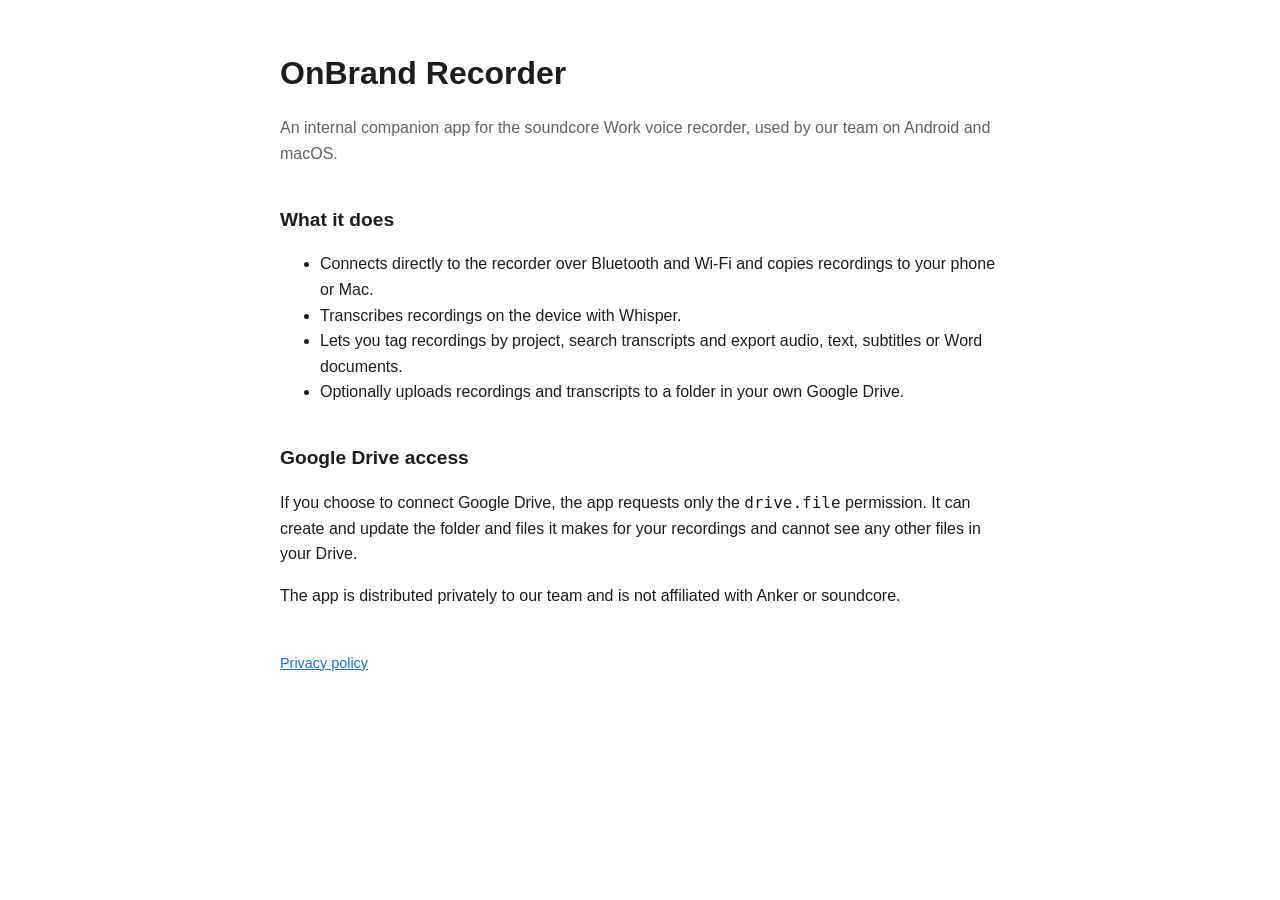
<file: index.html>
<!doctype html>
<html lang="en">
<head>
<meta charset="utf-8">
<meta name="viewport" content="width=device-width, initial-scale=1">
<title>OnBrand Recorder</title>
<link rel="stylesheet" href="style.css">
</head>
<body>
<main>
<h1>OnBrand Recorder</h1>
<p class="lead">An internal companion app for the soundcore Work voice recorder, used by our team on Android and macOS.</p>

<h2>What it does</h2>
<ul>
  <li>Connects directly to the recorder over Bluetooth and Wi‑Fi and copies recordings to your phone or Mac.</li>
  <li>Transcribes recordings on the device with Whisper.</li>
  <li>Lets you tag recordings by project, search transcripts and export audio, text, subtitles or Word documents.</li>
  <li>Optionally uploads recordings and transcripts to a folder in your own Google Drive.</li>
</ul>

<h2>Google Drive access</h2>
<p>If you choose to connect Google Drive, the app requests only the <code>drive.file</code> permission. It can create and update the folder and files it makes for your recordings and cannot see any other files in your Drive.</p>

<p>The app is distributed privately to our team and is not affiliated with Anker or soundcore.</p>

<footer><a href="privacy.html">Privacy policy</a></footer>
</main>
</body>
</html>
</file>
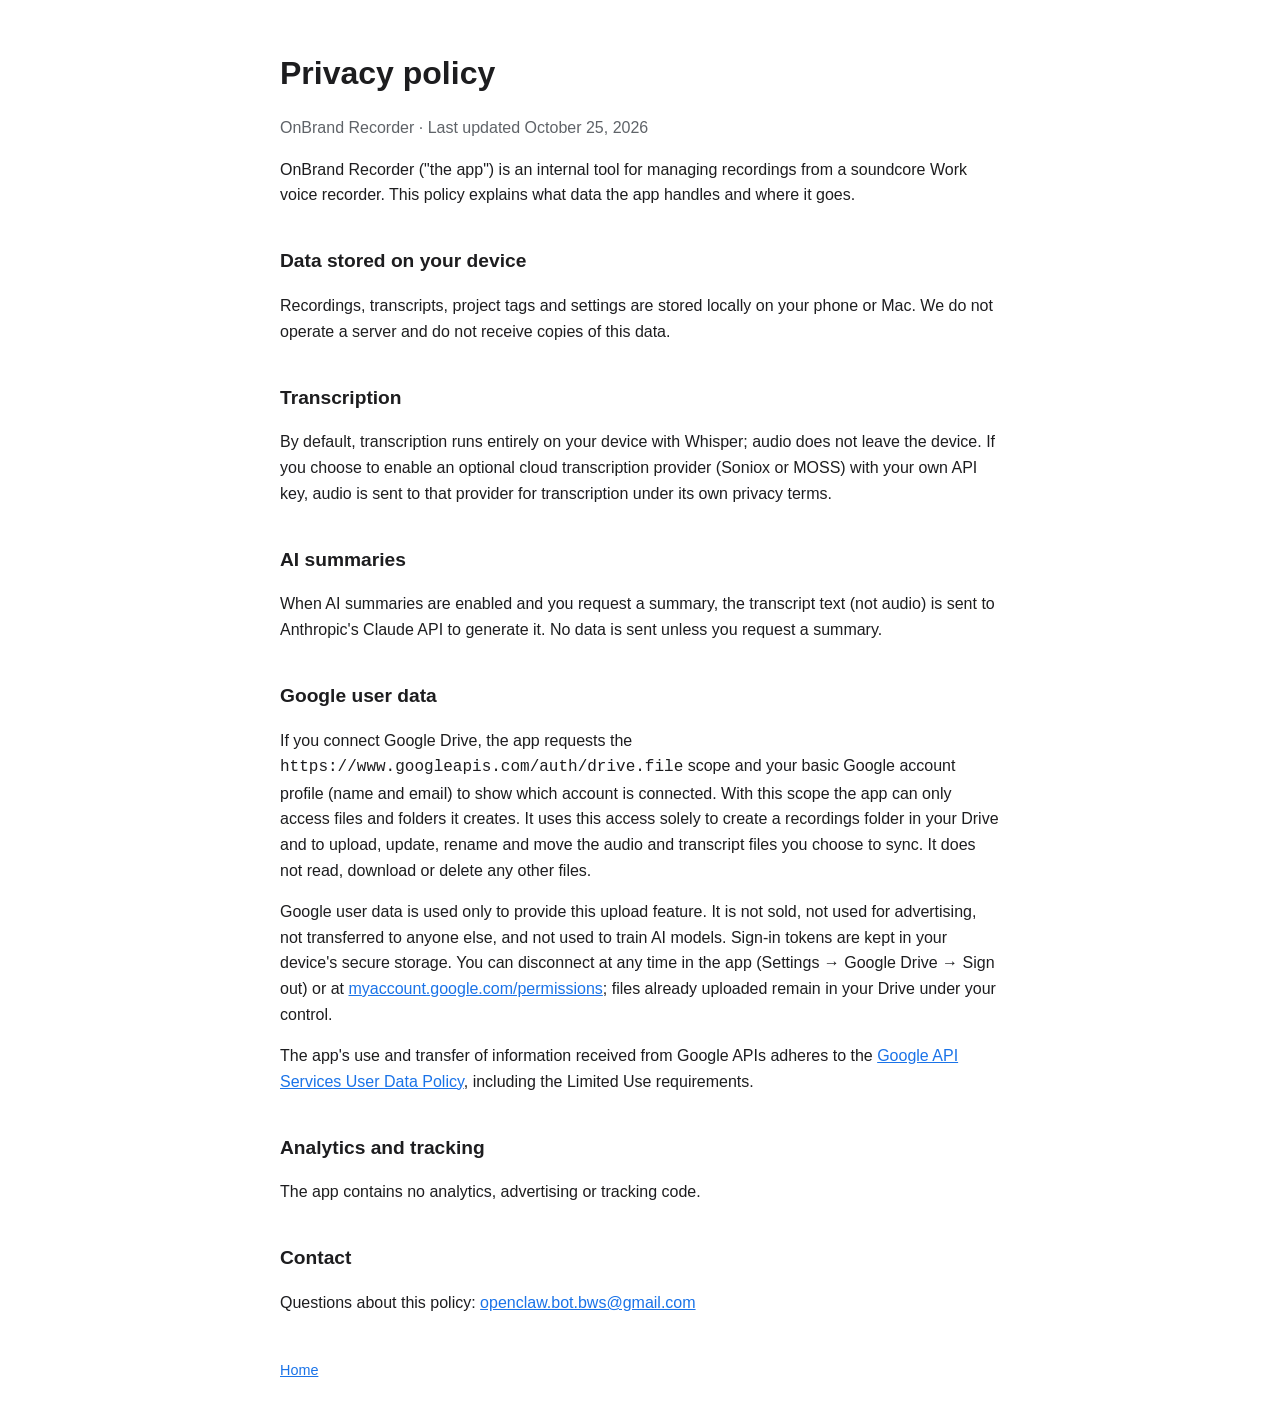
<file: privacy.html>
<!doctype html>
<html lang="en">
<head>
<meta charset="utf-8">
<meta name="viewport" content="width=device-width, initial-scale=1">
<title>Privacy Policy – OnBrand Recorder</title>
<link rel="stylesheet" href="style.css">
</head>
<body>
<main>
<h1>Privacy policy</h1>
<p class="muted">OnBrand Recorder · Last updated October 25, 2026</p>

<p>OnBrand Recorder ("the app") is an internal tool for managing recordings from a soundcore Work voice recorder. This policy explains what data the app handles and where it goes.</p>

<h2>Data stored on your device</h2>
<p>Recordings, transcripts, project tags and settings are stored locally on your phone or Mac. We do not operate a server and do not receive copies of this data.</p>

<h2>Transcription</h2>
<p>By default, transcription runs entirely on your device with Whisper; audio does not leave the device. If you choose to enable an optional cloud transcription provider (Soniox or MOSS) with your own API key, audio is sent to that provider for transcription under its own privacy terms.</p>

<h2>AI summaries</h2>
<p>When AI summaries are enabled and you request a summary, the transcript text (not audio) is sent to Anthropic's Claude API to generate it. No data is sent unless you request a summary.</p>

<h2>Google user data</h2>
<p>If you connect Google Drive, the app requests the <code>https://www.googleapis.com/auth/drive.file</code> scope and your basic Google account profile (name and email) to show which account is connected. With this scope the app can only access files and folders it creates. It uses this access solely to create a recordings folder in your Drive and to upload, update, rename and move the audio and transcript files you choose to sync. It does not read, download or delete any other files.</p>
<p>Google user data is used only to provide this upload feature. It is not sold, not used for advertising, not transferred to anyone else, and not used to train AI models. Sign-in tokens are kept in your device's secure storage. You can disconnect at any time in the app (Settings → Google Drive → Sign out) or at <a href="https://myaccount.google.com/permissions">myaccount.google.com/permissions</a>; files already uploaded remain in your Drive under your control.</p>
<p>The app's use and transfer of information received from Google APIs adheres to the <a href="https://developers.google.com/terms/api-services-user-data-policy">Google API Services User Data Policy</a>, including the Limited Use requirements.</p>

<h2>Analytics and tracking</h2>
<p>The app contains no analytics, advertising or tracking code.</p>

<h2>Contact</h2>
<p>Questions about this policy: <a href="mailto:openclaw.bot.bws@gmail.com">openclaw.bot.bws@gmail.com</a></p>

<footer><a href="index.html">Home</a></footer>
</main>
</body>
</html>
</file>
<file: style.css>
:root { --fg:#1d1d1f; --muted:#5f6368; --bg:#ffffff; --accent:#1a73e8; }
@media (prefers-color-scheme: dark) { :root { --fg:#e8eaed; --muted:#9aa0a6; --bg:#121212; --accent:#8ab4f8; } }
body { margin:0; background:var(--bg); color:var(--fg); font:16px/1.6 -apple-system, BlinkMacSystemFont, "Segoe UI", Roboto, sans-serif; }
main { max-width:720px; margin:0 auto; padding:48px 16px; }
h1 { font-size:2rem; margin:0 0 .25em; }
h2 { font-size:1.2rem; margin-top:2em; }
p.lead, .muted { color:var(--muted); }
a { color:var(--accent); }
footer { margin-top:3em; font-size:.9rem; color:var(--muted); }
</file>
